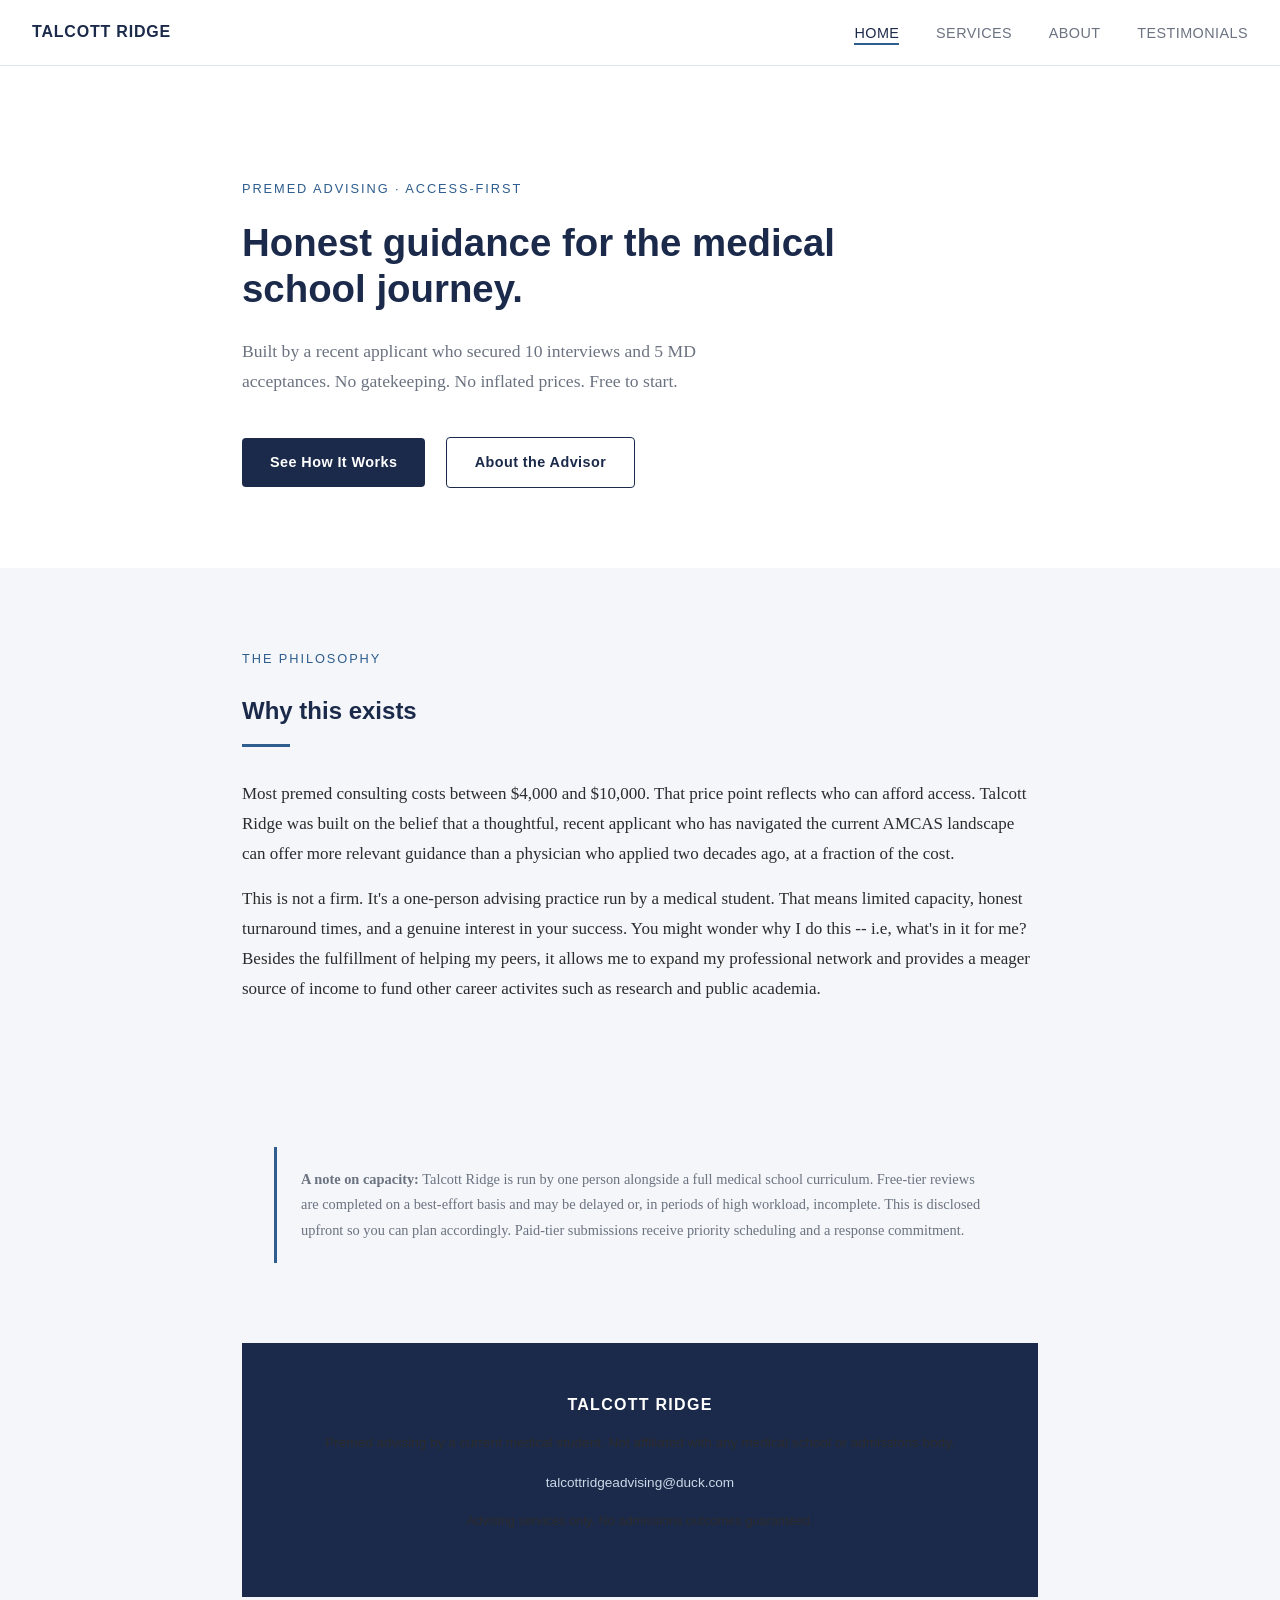
<file: index.html>
<!DOCTYPE html>
<html lang="en">
<head>
  <meta charset="UTF-8" />
  <meta name="viewport" content="width=device-width, initial-scale=1.0" />
  <title>Talcott Ridge — Premed Advising</title>
  <link rel="stylesheet" href="styles.css" />
</head>
<body>

  <nav>
    <span class="nav-logo">Talcott Ridge</span>
    <div class="nav-links">
      <a href="index.html" class="active">Home</a>
      <a href="services.html">Services</a>
      <a href="about.html">About</a>
      <a href="testimonials.html">Testimonials</a>
    </div>
  </nav>

  <!-- Hero -->
  <section class="hero">
    <div class="container">
      <p class="hero-eyebrow">Premed Advising · Access-First</p>
      <h1>Honest guidance for the medical school journey.</h1>
      <p class="hero-sub">
        Built by a recent applicant who secured 10 interviews and 5 MD acceptances.
        No gatekeeping. No inflated prices. Free to start.
      </p>
      <a href="services.html" class="btn btn-primary">See How It Works</a>
      <a href="about.html" class="btn btn-secondary">About the Advisor</a>
    </div>
  </section>

  <!-- Why Talcott Ridge -->
  <section>
    <div class="container">
      <p class="hero-eyebrow">The Philosophy</p>
      <h2>Why this exists</h2>
      <div class="divider"></div>
      <p>
        Most premed consulting costs between $4,000 and $10,000. That price point
        reflects who can afford access. Talcott Ridge was built on the belief that
        a thoughtful, recent applicant who has navigated the current AMCAS landscape
        can offer more relevant guidance than a physician who applied two decades
        ago, at a fraction of the cost.
      </p>
      <p>
        This is not a firm. It's a one-person advising practice run by a
        medical student. That means limited capacity, honest turnaround times,
        and a genuine interest in your success. 

        You might wonder why I do this -- i.e, what's in it for me? Besides the 
        fulfillment of helping my peers, it allows me to expand my professional
        network and provides a meager source of income to fund other career
        activites such as research and public academia. 
      </p>

  <!-- Honest Disclaimer -->
  <section>
    <div class="container">
      <div class="disclaimer">
        <strong>A note on capacity:</strong> Talcott Ridge is run by one person
        alongside a full medical school curriculum. Free-tier reviews are completed
        on a best-effort basis and may be delayed or, in periods of high workload,
        incomplete. This is disclosed upfront so you can plan accordingly.
        Paid-tier submissions receive priority scheduling and a response commitment.
      </div>
    </div>
  </section>

  <footer>
    <div class="footer-logo">Talcott Ridge</div>
    <p>Premed advising by a current medical student. Not affiliated with any medical school or admissions body.</p>
    <p style="margin-top: 0.5rem;">
      <a href="mailto:talcottridgeadvising@duck.com">talcottridgeadvising@duck.com</a>
    </p>
    <p style="margin-top: 1rem; font-size: 0.8rem;">
     Advising services only. No admissions outcomes guaranteed.
    </p>
  </footer>

</body>
</html>
</file>
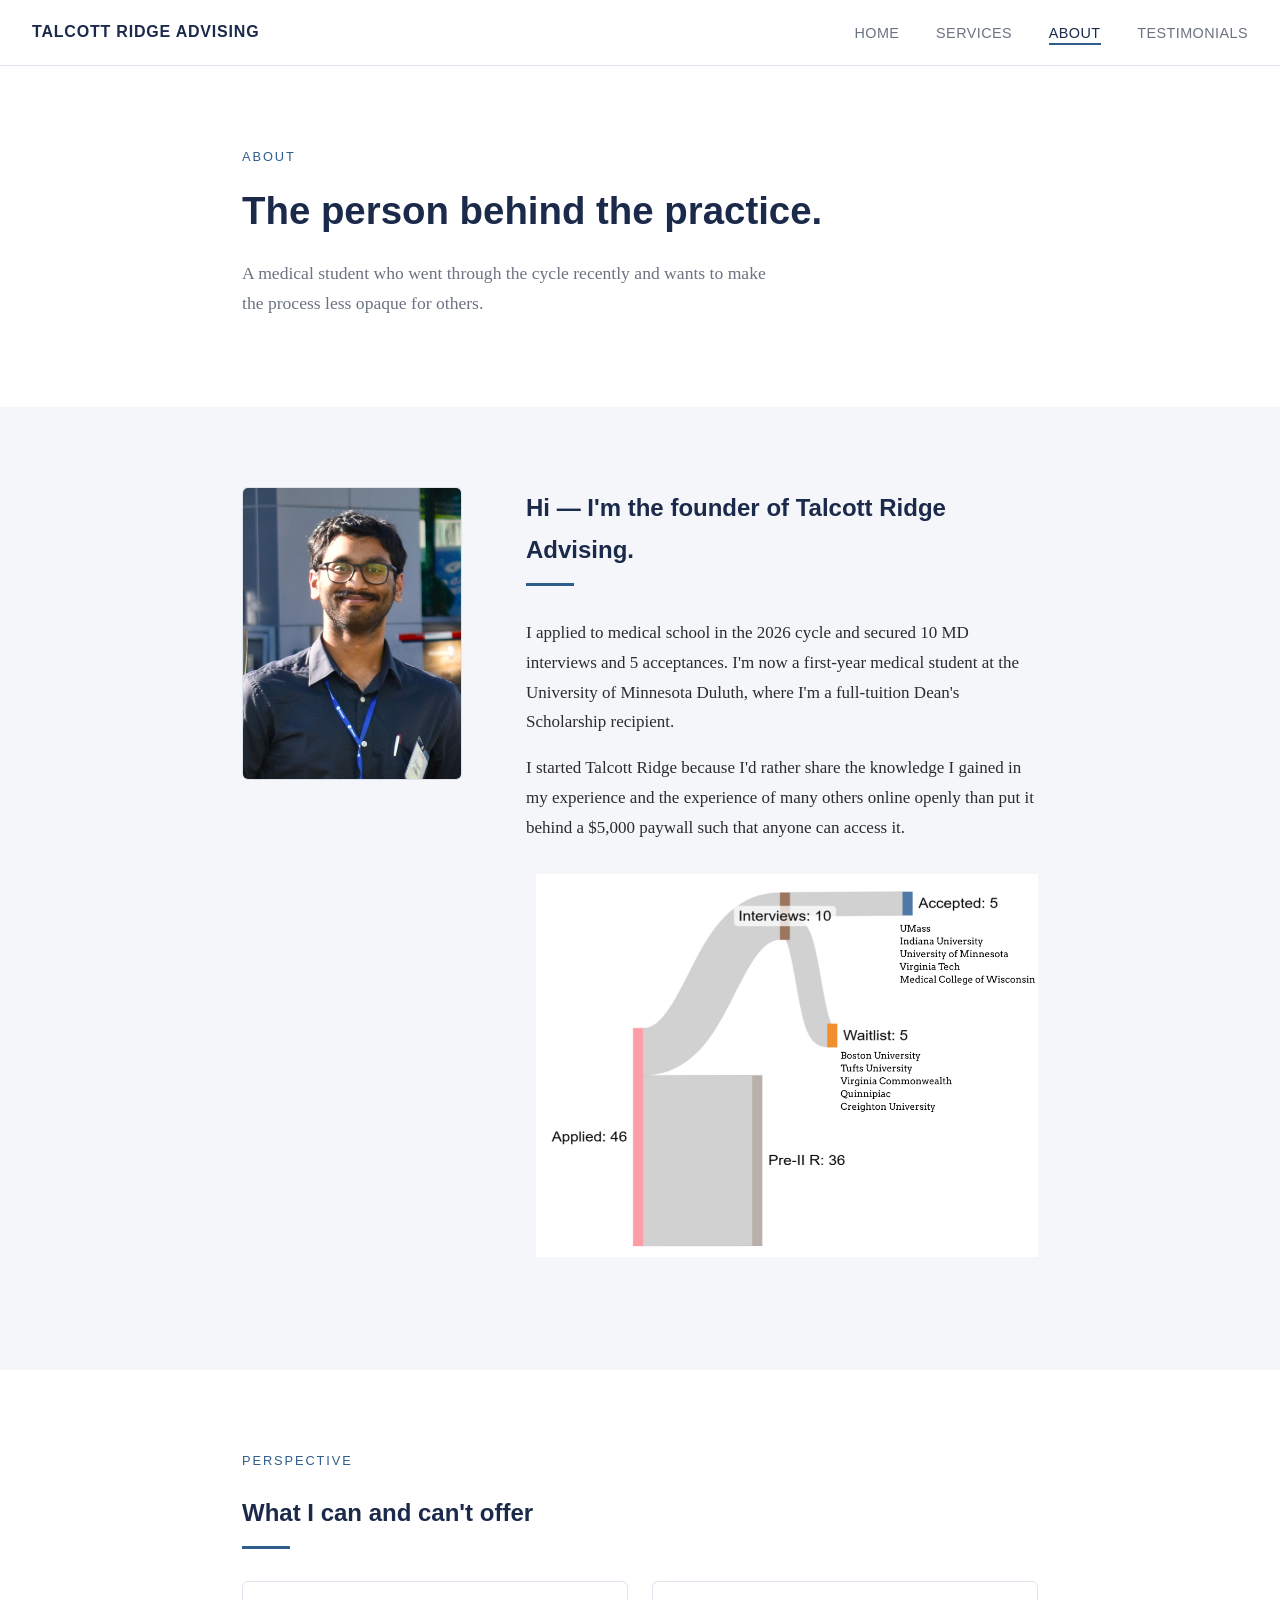
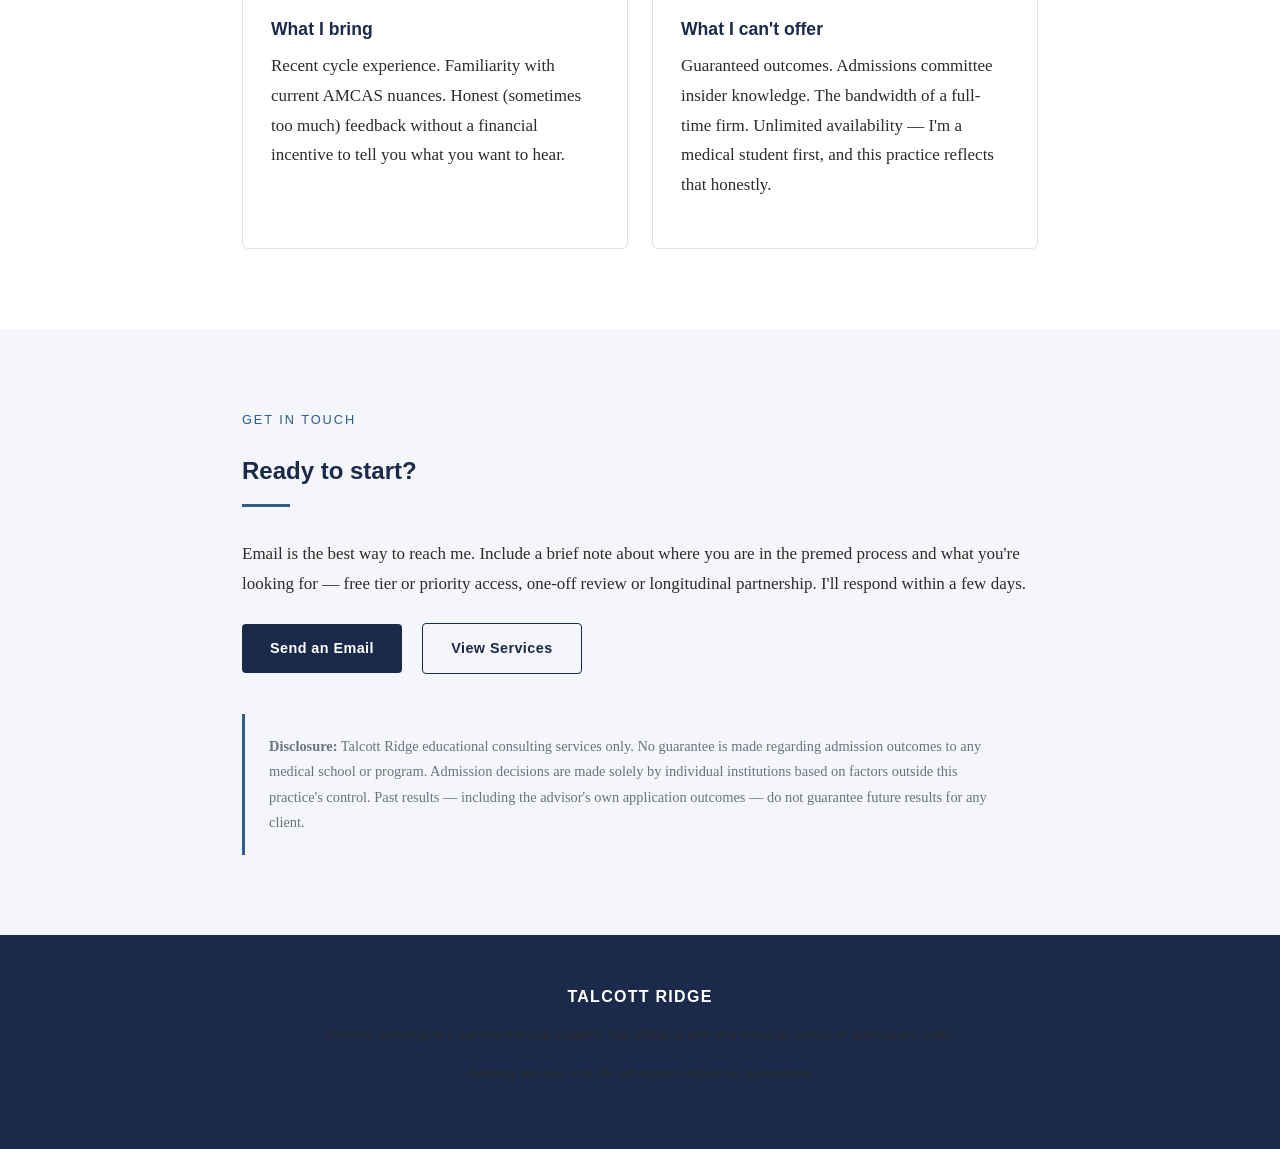
<file: about.html>
<!DOCTYPE html>
<html lang="en">
<head>
  <meta charset="UTF-8" />
  <meta name="viewport" content="width=device-width, initial-scale=1.0" />
  <title>About — Talcott Ridge Advising</title>
  <link rel="stylesheet" href="styles.css" />
</head>
<body>

  <nav>
    <span class="nav-logo">Talcott Ridge Advising</span>
    <div class="nav-links">
      <a href="index.html">Home</a>
      <a href="services.html">Services</a>
      <a href="about.html" class="active">About</a>
      <a href="testimonials.html">Testimonials</a>
    </div>
  </nav>

  <!-- Header -->
  <section class="hero" style="padding: 5rem 0 3rem;">
    <div class="container">
      <p class="hero-eyebrow">About</p>
      <h1>The person behind the practice.</h1>
      <p class="hero-sub">
        A medical student who went through the cycle
        recently and wants to make the process less opaque for others.
      </p>
    </div>
  </section>

  <!-- Bio -->
  <section>
    <div class="container">
      <div class="about-grid">

        <!-- Headshot placeholder — replace src with your actual image path -->
        <div>
          <img
            src="DSC_2477_1.png"
            alt="Talcott Ridge advisor headshot"
            class="headshot"
            onerror="this.style.display='none'; this.nextElementSibling.style.display='flex';"
          />
          <!-- Fallback if image not found -->
          <div class="headshot" style="display:none; min-height: 280px;">
            Photo coming soon
          </div>
        </div>

        <!-- Bio text -->
        <div>
          <h2>Hi — I'm the founder of Talcott Ridge Advising.</h2>
          <div class="divider"></div>
          <p>
            I applied to medical school in the 2026 cycle and secured
            10 MD interviews and 5 acceptances. I'm now a first-year medical student
            at the University of Minnesota Duluth, where I'm a full-tuition Dean's Scholarship recipient.
          </p>
          <p>
            I started Talcott Ridge because I'd rather share the knowledge I gained in my experience and the experience of many others online
            openly than put it behind a $5,000 paywall such that anyone can access it. 
            <img src="Final_Sankey.png" alt="Medical school application Sankey diagram" style="width:100%; max-width:700px; display:block; margin:2rem auto;" />
          </p>
        </div>
      </div>
    </div>
  </section>

  <!-- What I Bring -->
  <section>
    <div class="container">
      <p class="hero-eyebrow">Perspective</p>
      <h2>What I can and can't offer</h2>
      <div class="divider"></div>

      <div class="card-grid">
        <div class="card">
          <h3>What I bring</h3>
          <p>Recent cycle experience. Familiarity with current AMCAS nuances. Honest (sometimes too much) feedback without a financial incentive to tell you what you want to hear.</p>
        </div>
        <div class="card">
          <h3>What I can't offer</h3>
          <p>Guaranteed outcomes. Admissions committee insider knowledge. The bandwidth of a full-time firm. Unlimited availability — I'm a medical student first, and this practice reflects that honestly.</p>
        </div>
        </div>
      </div>
  </section>

  <!-- Contact -->
  <section>
    <div class="container">
      <p class="hero-eyebrow">Get In Touch</p>
      <h2>Ready to start?</h2>
      <div class="divider"></div>
      <p>
        Email is the best way to reach me. Include a brief note about where you are
        in the premed process and what you're looking for — free tier or priority access,
        one-off review or longitudinal partnership. I'll respond within a few days.
      </p>
      <p style="margin-top: 1.5rem;">
        <a href="mailto:talcottridgeadvising@duck.com?subject=Talcott Ridge Inquiry" class="btn btn-primary">
          Send an Email
        </a>
        <a href="services.html" class="btn btn-secondary">View Services</a>
      </p>

      <div class="disclaimer" style="margin-top: 2.5rem;">
        <strong>Disclosure:</strong> Talcott Ridge educational consulting
        services only. No guarantee is made regarding admission outcomes to any medical
        school or program. Admission decisions are made solely by individual institutions
        based on factors outside this practice's control. Past results — including the
        advisor's own application outcomes — do not guarantee future results for any client.
      </div>
    </div>
  </section>

  <footer>
    <div class="footer-logo">Talcott Ridge</div>
    <p>Premed advising by a current medical student. Not affiliated with any medical school or admissions body.</p>
    <p style="margin-top: 1rem; font-size: 0.8rem;">
      Advising services only. No admissions outcomes guaranteed.
    </p>
  </footer>

</body>
</html>
</file>
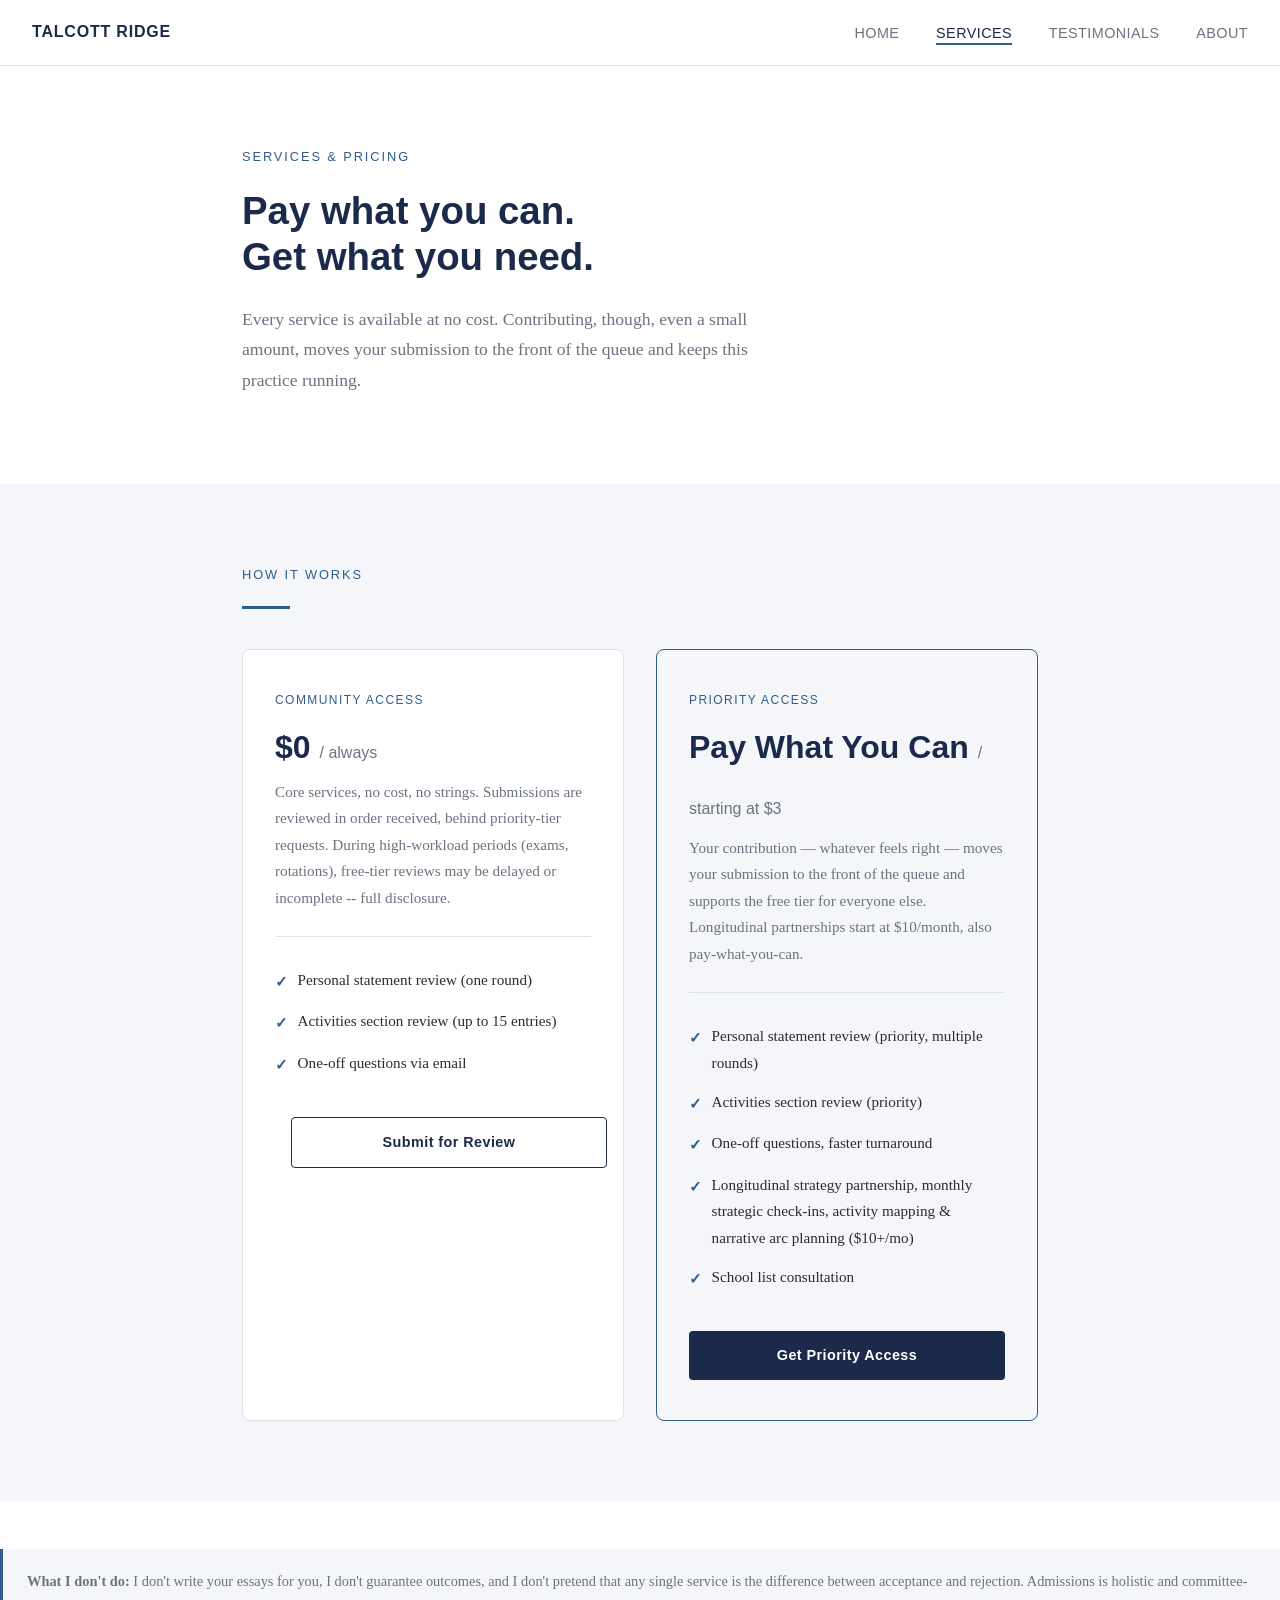
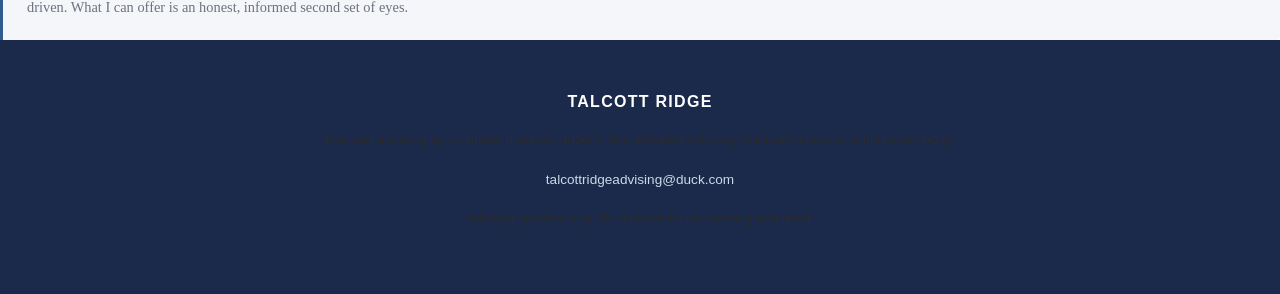
<file: services.html>
<!DOCTYPE html>
<html lang="en">
<head>
  <meta charset="UTF-8" />
  <meta name="viewport" content="width=device-width, initial-scale=1.0" />
  <title>Services — Talcott Ridge</title>
  <link rel="stylesheet" href="styles.css" />
</head>
<body>

  <nav>
    <span class="nav-logo">Talcott Ridge</span>
    <div class="nav-links">
      <a href="index.html">Home</a>
      <a href="services.html" class="active">Services</a>
      <a href="testimonials.html">Testimonials</a>
      <a href="about.html">About</a>
    </div>
  </nav>

  <!-- Header -->
  <section class="hero" style="padding: 5rem 0 3rem;">
    <div class="container">
      <p class="hero-eyebrow">Services & Pricing</p>
      <h1>Pay what you can.<br>Get what you need.</h1>
      <p class="hero-sub">
        Every service is available at no cost. Contributing, though, even a small amount,
        moves your submission to the front of the queue and keeps this practice running.
      </p>
    </div>
  </section>

  <!-- Pricing Tiers -->
  <section>
    <div class="container">
      <p class="hero-eyebrow">How It Works</p>
      <div class="divider"></div>

      <div class="pricing-grid">

        <!-- Free Tier -->
        <div class="pricing-card">
          <p class="tier-label">Community Access</p>
          <div class="tier-price">$0 <span>/ always</span></div>
          <p class="tier-desc">
            Core services, no cost, no strings. Submissions are reviewed in order received,
            behind priority-tier requests. During high-workload periods (exams, rotations),
            free-tier reviews may be delayed or incomplete -- full disclosure. 
          </p>
          <ul class="feature-list">
            <li>Personal statement review (one round)</li>
            <li>Activities section review (up to 15 entries)</li>
            <li>One-off questions via email</li>
          </ul>
          <a href="mailto:talcottridgeadvising@duck.com?subject=Free Tier Submission" class="btn btn-secondary" style="width:100%; text-align:center;">Submit for Review</a>
        </div>

        <!-- Priority Tier -->
        <div class="pricing-card featured">
          <p class="tier-label">Priority Access</p>
          <div class="tier-price">Pay What You Can <span>/ starting at $3</span></div>
          <p class="tier-desc">
            Your contribution — whatever feels right — moves your submission to the front
            of the queue and supports the free tier for everyone else.
            Longitudinal partnerships start at $10/month, also pay-what-you-can.
          </p>
          <ul class="feature-list">
            <li>Personal statement review (priority, multiple rounds)</li>
            <li>Activities section review (priority)</li>
            <li>One-off questions, faster turnaround</li>
            <li>Longitudinal strategy partnership, monthly strategic check-ins, activity mapping & narrative arc planning ($10+/mo)</li>
            <li>School list consultation</li>
          </ul>
          <a href="mailto:talcottridgeadvising@duck.com?subject=Priority Tier Inquiry" class="btn btn-primary" style="width:100%; text-align:center;">Get Priority Access</a>
        </div>

      </div>
    </div>
  </section>

      <div class="disclaimer">
        <strong>What I don't do:</strong> I don't write your essays for you, I don't guarantee
        outcomes, and I don't pretend that any single service is the difference between
        acceptance and rejection. Admissions is holistic and committee-driven.
        What I can offer is an honest, informed second set of eyes.
      </div>
    </div>
  </section>

  <footer>
    <div class="footer-logo">Talcott Ridge</div>
    <p>Premed advising by a current medical student. Not affiliated with any medical school or admissions body.</p>
    <p style="margin-top: 0.5rem;">
      <a href="mailto:talcottridgeadvising@duck.com">talcottridgeadvising@duck.com</a>
    </p>
    <p style="margin-top: 1rem; font-size: 0.8rem;">
      Advising services only. No admissions outcomes guaranteed.
    </p>
  </footer>

</body>
</html>
</file>
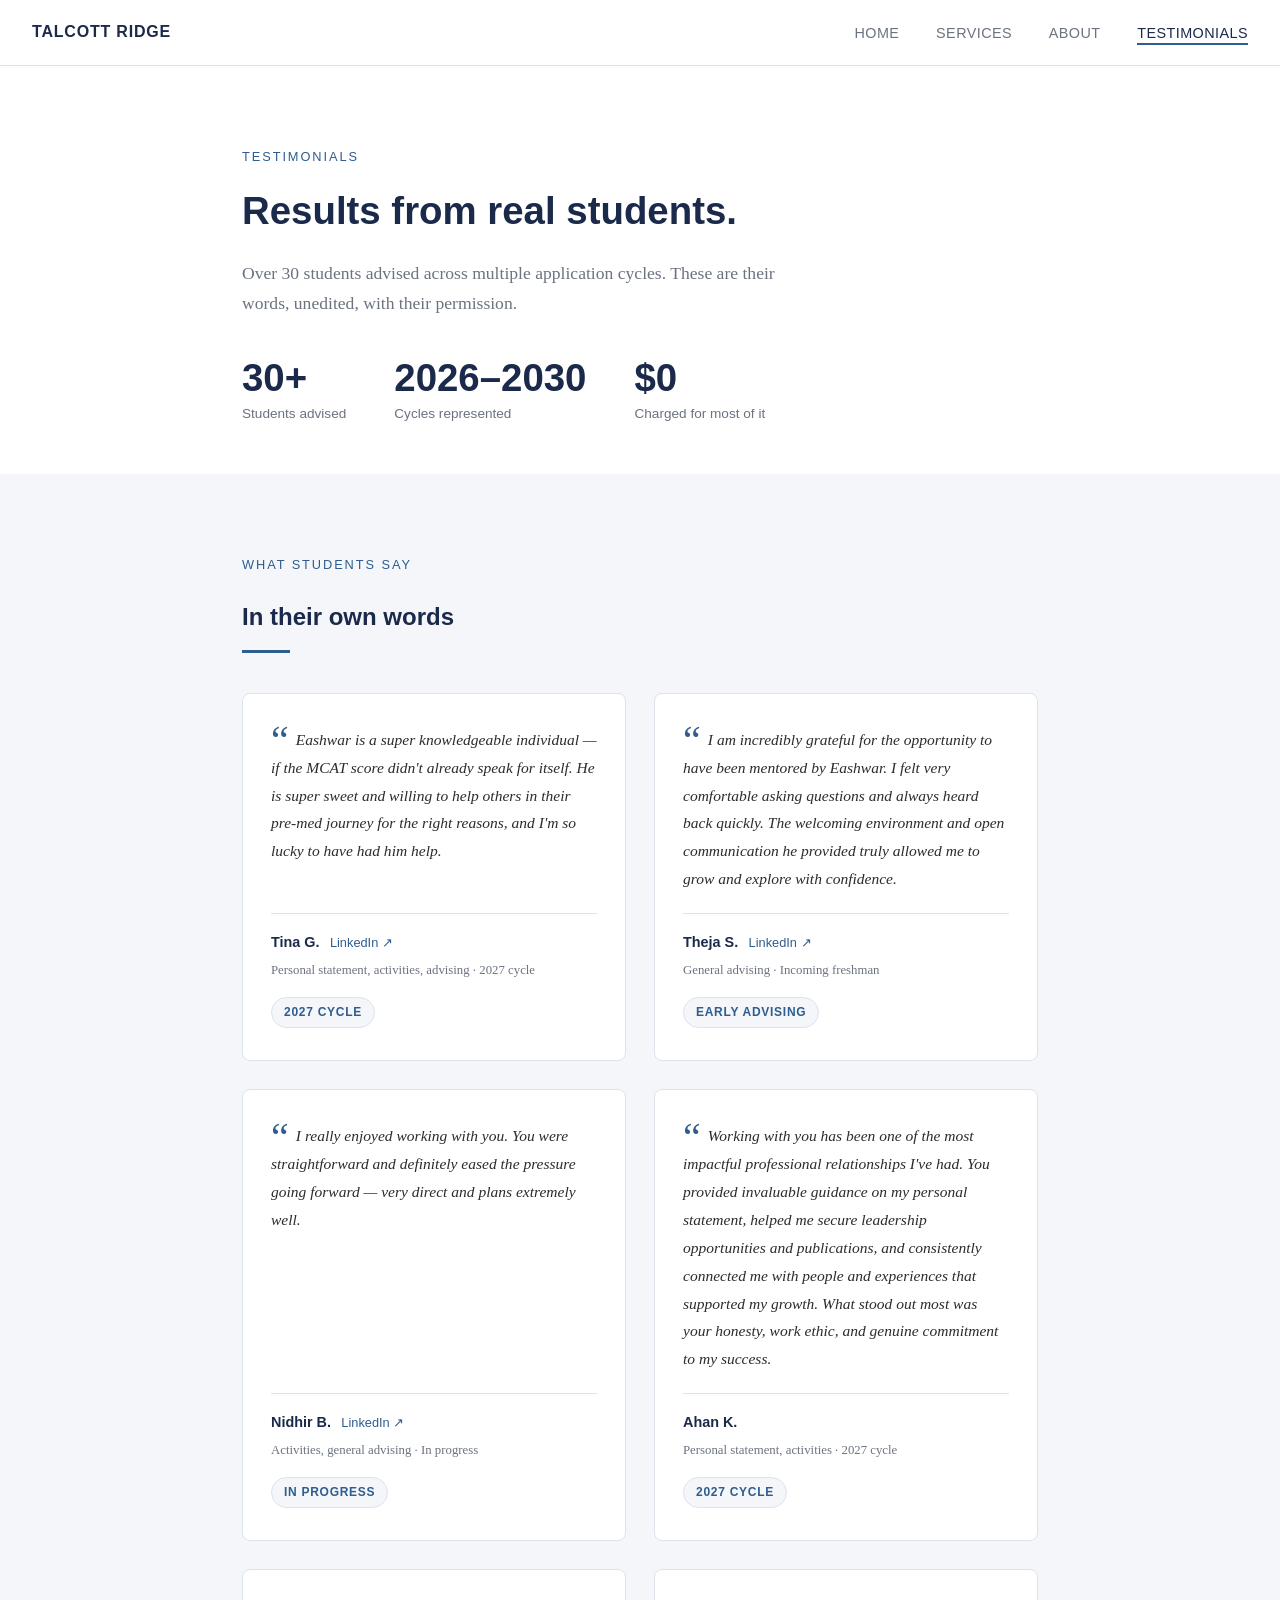
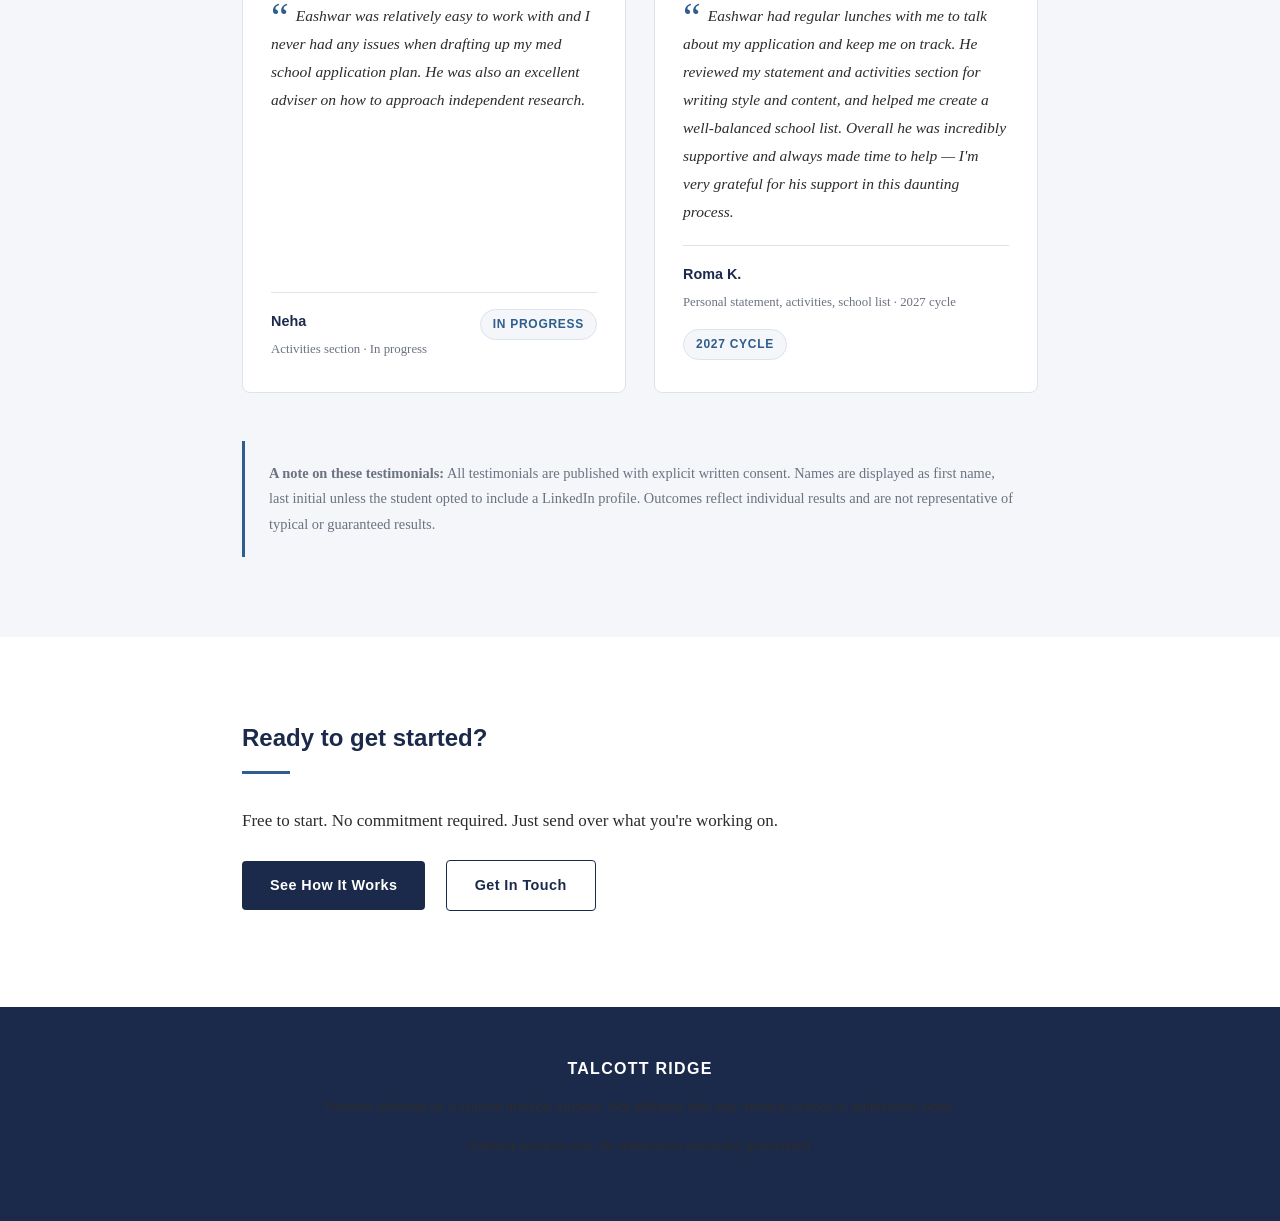
<file: testimonials.html>
<!DOCTYPE html>
<html lang="en">
<head>
  <meta charset="UTF-8" />
  <meta name="viewport" content="width=device-width, initial-scale=1.0" />
  <title>Testimonials — Talcott Ridge</title>
  <link rel="stylesheet" href="styles.css" />
  <style>
    .testimonial-grid {
      display: grid;
      grid-template-columns: repeat(auto-fit, minmax(280px, 1fr));
      gap: 1.75rem;
      margin-top: 2.5rem;
    }

    .testimonial-card {
      border: 1px solid var(--border);
      border-radius: 8px;
      padding: 2rem 1.75rem;
      background: var(--white);
      display: flex;
      flex-direction: column;
      gap: 1.25rem;
    }

    .testimonial-card blockquote {
      font-size: 0.97rem;
      line-height: 1.8;
      color: var(--text);
      font-style: italic;
      flex-grow: 1;
    }

    .testimonial-card blockquote::before {
      content: '\201C';
      font-size: 2.5rem;
      color: var(--accent);
      line-height: 0;
      vertical-align: -0.6rem;
      margin-right: 0.2rem;
      font-style: normal;
    }

    .testimonial-meta {
      border-top: 1px solid var(--border);
      padding-top: 1rem;
      display: flex;
      justify-content: space-between;
      align-items: flex-start;
      gap: 1rem;
      flex-wrap: wrap;
    }

    .testimonial-name {
      font-family: 'Helvetica Neue', Arial, sans-serif;
      font-size: 0.9rem;
      font-weight: 600;
      color: var(--navy);
    }

    .testimonial-name a {
      font-weight: 400;
      font-size: 0.8rem;
      color: var(--accent);
      margin-left: 0.4rem;
    }

    .outcome-badge {
      font-family: 'Helvetica Neue', Arial, sans-serif;
      font-size: 0.75rem;
      font-weight: 600;
      letter-spacing: 0.06em;
      text-transform: uppercase;
      background: var(--light);
      color: var(--accent);
      border: 1px solid var(--border);
      border-radius: 20px;
      padding: 0.25rem 0.75rem;
      white-space: nowrap;
    }

    .outcome-badge.accepted {
      background: #EAF4EE;
      color: #2A7A4B;
      border-color: #B6DEC4;
    }

    .outcome-badge.interviews {
      background: #EAF0FA;
      color: var(--accent);
      border-color: #B6CCE8;
    }

    .stat-row {
      display: flex;
      gap: 3rem;
      margin-top: 2.5rem;
      flex-wrap: wrap;
    }

    .stat { font-family: 'Helvetica Neue', Arial, sans-serif; }

    .stat-number {
      font-size: 2.4rem;
      font-weight: 700;
      color: var(--navy);
      line-height: 1;
    }

    .stat-label {
      font-size: 0.85rem;
      color: var(--muted);
      margin-top: 0.3rem;
    }
  </style>
</head>
<body>

  <nav>
    <span class="nav-logo">Talcott Ridge</span>
    <div class="nav-links">
      <a href="index.html">Home</a>
      <a href="services.html">Services</a>
      <a href="about.html">About</a>
      <a href="testimonials.html" class="active">Testimonials</a>
    </div>
  </nav>

  <!-- Header -->
  <section class="hero" style="padding: 5rem 0 3rem;">
    <div class="container">
      <p class="hero-eyebrow">Testimonials</p>
      <h1>Results from real students.</h1>
      <p class="hero-sub">
        Over 30 students advised across multiple application cycles.
        These are their words, unedited, with their permission.
      </p>

      <div class="stat-row">
        <div class="stat">
          <div class="stat-number">30+</div>
          <div class="stat-label">Students advised</div>
        </div>
        <div class="stat">
          <div class="stat-number">2026–2030</div>
          <div class="stat-label">Cycles represented</div>
        </div>
        <div class="stat">
          <div class="stat-number">$0</div>
          <div class="stat-label">Charged for most of it</div>
        </div>
      </div>
    </div>
  </section>

  <!-- Testimonials -->
  <section>
    <div class="container">
      <p class="hero-eyebrow">What Students Say</p>
      <h2>In their own words</h2>
      <div class="divider"></div>

      <div class="testimonial-grid">

        <div class="testimonial-card">
          <blockquote>
            Eashwar is a super knowledgeable individual — if the MCAT score didn't
            already speak for itself. He is super sweet and willing to help others
            in their pre-med journey for the right reasons, and I'm so lucky to
            have had him help.
          </blockquote>
          <div class="testimonial-meta">
            <div>
              <div class="testimonial-name">
                Tina G.
                <a href="https://www.linkedin.com/in/tina-giallias-259137256/" target="_blank" rel="noopener">LinkedIn ↗</a>
              </div>
              <div style="font-size:0.8rem; color:var(--muted); margin-top:0.2rem;">Personal statement, activities, advising · 2027 cycle</div>
            </div>
            <span class="outcome-badge">2027 Cycle</span>
          </div>
        </div>

        <div class="testimonial-card">
          <blockquote>
            I am incredibly grateful for the opportunity to have been mentored by Eashwar.
            I felt very comfortable asking questions and always heard back quickly.
            The welcoming environment and open communication he provided truly allowed
            me to grow and explore with confidence.
          </blockquote>
          <div class="testimonial-meta">
            <div>
              <div class="testimonial-name">
                Theja S.
                <a href="https://www.linkedin.com/in/theja-suresh-nagan" target="_blank" rel="noopener">LinkedIn ↗</a>
              </div>
              <div style="font-size:0.8rem; color:var(--muted); margin-top:0.2rem;">General advising · Incoming freshman</div>
            </div>
            <span class="outcome-badge">Early advising</span>
          </div>
        </div>

        <div class="testimonial-card">
          <blockquote>
            I really enjoyed working with you. You were straightforward and definitely
            eased the pressure going forward — very direct and plans extremely well.
          </blockquote>
          <div class="testimonial-meta">
            <div>
              <div class="testimonial-name">
                Nidhir B.
                <a href="https://www.linkedin.com/in/nidhir-balaji-ba046825b/" target="_blank" rel="noopener">LinkedIn ↗</a>
              </div>
              <div style="font-size:0.8rem; color:var(--muted); margin-top:0.2rem;">Activities, general advising · In progress</div>
            </div>
            <span class="outcome-badge">In Progress</span>
          </div>
        </div>

        <div class="testimonial-card">
          <blockquote>
            Working with you has been one of the most impactful professional relationships
            I've had. You provided invaluable guidance on my personal statement, helped me
            secure leadership opportunities and publications, and consistently connected me
            with people and experiences that supported my growth. What stood out most was
            your honesty, work ethic, and genuine commitment to my success.
          </blockquote>
          <div class="testimonial-meta">
            <div>
              <div class="testimonial-name">Ahan K.</div>
              <div style="font-size:0.8rem; color:var(--muted); margin-top:0.2rem;">Personal statement, activities · 2027 cycle</div>
            </div>
            <span class="outcome-badge">2027 Cycle</span>
          </div>
        </div>

        <div class="testimonial-card">
          <blockquote>
            Eashwar was relatively easy to work with and I never had any issues
            when drafting up my med school application plan. He was also an excellent
            adviser on how to approach independent research.
          </blockquote>
          <div class="testimonial-meta">
            <div>
              <div class="testimonial-name">Neha</div>
              <div style="font-size:0.8rem; color:var(--muted); margin-top:0.2rem;">Activities section · In progress</div>
            </div>
            <span class="outcome-badge">In Progress</span>
          </div>
        </div>

        <div class="testimonial-card">
          <blockquote>
            Eashwar had regular lunches with me to talk about my application and keep
            me on track. He reviewed my statement and activities section for writing
            style and content, and helped me create a well-balanced school list.
            Overall he was incredibly supportive and always made time to help — I'm
            very grateful for his support in this daunting process.
          </blockquote>
          <div class="testimonial-meta">
            <div>
              <div class="testimonial-name">Roma K.</div>
              <div style="font-size:0.8rem; color:var(--muted); margin-top:0.2rem;">Personal statement, activities, school list · 2027 cycle</div>
            </div>
            <span class="outcome-badge">2027 Cycle</span>
          </div>
        </div>

      </div>

      <div class="disclaimer" style="margin-top: 3rem;">
        <strong>A note on these testimonials:</strong> All testimonials are published
        with explicit written consent. Names are displayed as first name, last initial
        unless the student opted to include a LinkedIn profile. Outcomes reflect
        individual results and are not representative of typical or guaranteed results.
      </div>
    </div>
  </section>

  <!-- CTA -->
  <section>
    <div class="container">
      <h2>Ready to get started?</h2>
      <div class="divider"></div>
      <p>Free to start. No commitment required. Just send over what you're working on.</p>
      <p style="margin-top: 1.5rem;">
        <a href="services.html" class="btn btn-primary">See How It Works</a>
        <a href="talcottridgeadvising@duck.com?subject=Talcott Ridge Inquiry" class="btn btn-secondary">Get In Touch</a>
      </p>
    </div>
  </section>

  <footer>
    <div class="footer-logo">Talcott Ridge</div>
    <p>Premed advising by a current medical student. Not affiliated with any medical school or admissions body.</p>
    <p style="margin-top: 1rem; font-size: 0.8rem;">
      Advising services only. No admissions outcomes guaranteed.
    </p>
  </footer>

</body>
</html>
</file>
<file: styles.css>
/* ── Reset & Base ── */
*, *::before, *::after { box-sizing: border-box; margin: 0; padding: 0; }

:root {
  --navy:   #1B2A4A;
  --accent: #2E5D8E;
  --light:  #F4F6F9;
  --text:   #2C2C2C;
  --muted:  #6B7280;
  --border: #DDE3EC;
  --white:  #FFFFFF;
  --max-w:  860px;
}

html { scroll-behavior: smooth; }

body {
  font-family: 'Georgia', serif;
  color: var(--text);
  background: var(--white);
  line-height: 1.75;
  font-size: 17px;
}

/* ── Typography ── */
h1, h2, h3, nav, .label {
  font-family: 'Helvetica Neue', Arial, sans-serif;
}

h1 { font-size: 2.4rem; color: var(--navy); line-height: 1.2; }
h2 { font-size: 1.5rem; color: var(--navy); margin-bottom: 0.75rem; }
h3 { font-size: 1.1rem; color: var(--navy); margin-bottom: 0.4rem; }
p  { margin-bottom: 1rem; color: var(--text); }

a { color: var(--accent); text-decoration: none; }
a:hover { text-decoration: underline; }

/* ── Layout ── */
.container {
  max-width: var(--max-w);
  margin: 0 auto;
  padding: 0 2rem;
}

section { padding: 5rem 0; }
section:nth-of-type(even) { background: var(--light); }

/* ── Nav ── */
nav {
  position: sticky;
  top: 0;
  background: var(--white);
  border-bottom: 1px solid var(--border);
  z-index: 100;
  padding: 1.1rem 2rem;
  display: flex;
  justify-content: space-between;
  align-items: center;
}

.nav-logo {
  font-size: 1rem;
  font-weight: 700;
  color: var(--navy);
  letter-spacing: 0.05em;
  text-transform: uppercase;
}

.nav-links a {
  margin-left: 2rem;
  font-size: 0.9rem;
  color: var(--muted);
  font-weight: 500;
  letter-spacing: 0.03em;
  text-transform: uppercase;
}

.nav-links a:hover { color: var(--navy); text-decoration: none; }
.nav-links a.active { color: var(--navy); border-bottom: 2px solid var(--accent); padding-bottom: 2px; }

/* ── Hero ── */
.hero {
  padding: 7rem 0 5rem;
  background: var(--white);
}

.hero-eyebrow {
  font-family: 'Helvetica Neue', Arial, sans-serif;
  font-size: 0.8rem;
  letter-spacing: 0.15em;
  text-transform: uppercase;
  color: var(--accent);
  margin-bottom: 1.2rem;
}

.hero h1 { margin-bottom: 1.5rem; max-width: 620px; }

.hero-sub {
  font-size: 1.1rem;
  color: var(--muted);
  max-width: 540px;
  margin-bottom: 2.5rem;
}

.btn {
  display: inline-block;
  padding: 0.75rem 1.75rem;
  border-radius: 4px;
  font-family: 'Helvetica Neue', Arial, sans-serif;
  font-size: 0.9rem;
  font-weight: 600;
  letter-spacing: 0.03em;
  cursor: pointer;
  transition: opacity 0.2s;
}

.btn:hover { opacity: 0.85; text-decoration: none; }

.btn-primary { background: var(--navy); color: var(--white); }
.btn-secondary {
  background: transparent;
  color: var(--navy);
  border: 1.5px solid var(--navy);
  margin-left: 1rem;
}

/* ── Divider ── */
.divider {
  width: 48px;
  height: 3px;
  background: var(--accent);
  margin-bottom: 2rem;
}

/* ── Cards ── */
.card-grid {
  display: grid;
  grid-template-columns: repeat(auto-fit, minmax(240px, 1fr));
  gap: 1.5rem;
  margin-top: 2rem;
}

.card {
  background: var(--white);
  border: 1px solid var(--border);
  border-radius: 6px;
  padding: 2rem 1.75rem;
}

.card-icon {
  font-size: 1.6rem;
  margin-bottom: 1rem;
}

/* ── Pricing ── */
.pricing-grid {
  display: grid;
  grid-template-columns: 1fr 1fr;
  gap: 2rem;
  margin-top: 2.5rem;
}

@media (max-width: 600px) {
  .pricing-grid { grid-template-columns: 1fr; }
  .nav-links a { margin-left: 1rem; }
  h1 { font-size: 1.8rem; }
  .btn-secondary { margin-left: 0; margin-top: 0.75rem; }
}

.pricing-card {
  border: 1px solid var(--border);
  border-radius: 8px;
  padding: 2.5rem 2rem;
  background: var(--white);
}

.pricing-card.featured {
  border-color: var(--accent);
  background: var(--light);
}

.tier-label {
  font-family: 'Helvetica Neue', Arial, sans-serif;
  font-size: 0.75rem;
  text-transform: uppercase;
  letter-spacing: 0.12em;
  color: var(--accent);
  margin-bottom: 0.5rem;
}

.tier-price {
  font-family: 'Helvetica Neue', Arial, sans-serif;
  font-size: 2rem;
  font-weight: 700;
  color: var(--navy);
  margin-bottom: 0.25rem;
}

.tier-price span {
  font-size: 1rem;
  font-weight: 400;
  color: var(--muted);
}

.tier-desc {
  font-size: 0.95rem;
  color: var(--muted);
  margin-bottom: 1.5rem;
  border-bottom: 1px solid var(--border);
  padding-bottom: 1.5rem;
}

.feature-list {
  list-style: none;
  margin-bottom: 2rem;
}

.feature-list li {
  font-size: 0.95rem;
  padding: 0.4rem 0;
  display: flex;
  gap: 0.6rem;
  align-items: flex-start;
}

.feature-list li::before {
  content: '✓';
  color: var(--accent);
  font-weight: 700;
  flex-shrink: 0;
  margin-top: 2px;
}

.feature-list li.muted::before { content: '—'; color: var(--muted); }
.feature-list li.muted { color: var(--muted); }

/* ── About ── */
.about-grid {
  display: grid;
  grid-template-columns: 220px 1fr;
  gap: 4rem;
  align-items: start;
}

@media (max-width: 640px) {
  .about-grid { grid-template-columns: 1fr; gap: 2rem; }
}

.headshot {
  width: 100%;
  border-radius: 6px;
  border: 1px solid var(--border);
  object-fit: cover;
  aspect-ratio: 3/4;
  background: var(--light);
  display: flex;
  align-items: center;
  justify-content: center;
  color: var(--muted);
  font-family: 'Helvetica Neue', Arial, sans-serif;
  font-size: 0.85rem;
  text-align: center;
}

/* ── Footer ── */
footer {
  background: var(--navy);
  color: #CBD8E8;
  padding: 3rem 2rem;
  text-align: center;
  font-family: 'Helvetica Neue', Arial, sans-serif;
  font-size: 0.85rem;
}

footer a { color: #CBD8E8; }
footer a:hover { color: var(--white); }
.footer-logo {
  font-size: 1rem;
  font-weight: 700;
  color: var(--white);
  letter-spacing: 0.08em;
  text-transform: uppercase;
  margin-bottom: 0.75rem;
}

/* ── Disclaimer ── */
.disclaimer {
  background: var(--light);
  border-left: 3px solid var(--accent);
  padding: 1.25rem 1.5rem;
  border-radius: 0 4px 4px 0;
  font-size: 0.9rem;
  color: var(--muted);
  margin-top: 3rem;
}
</file>
